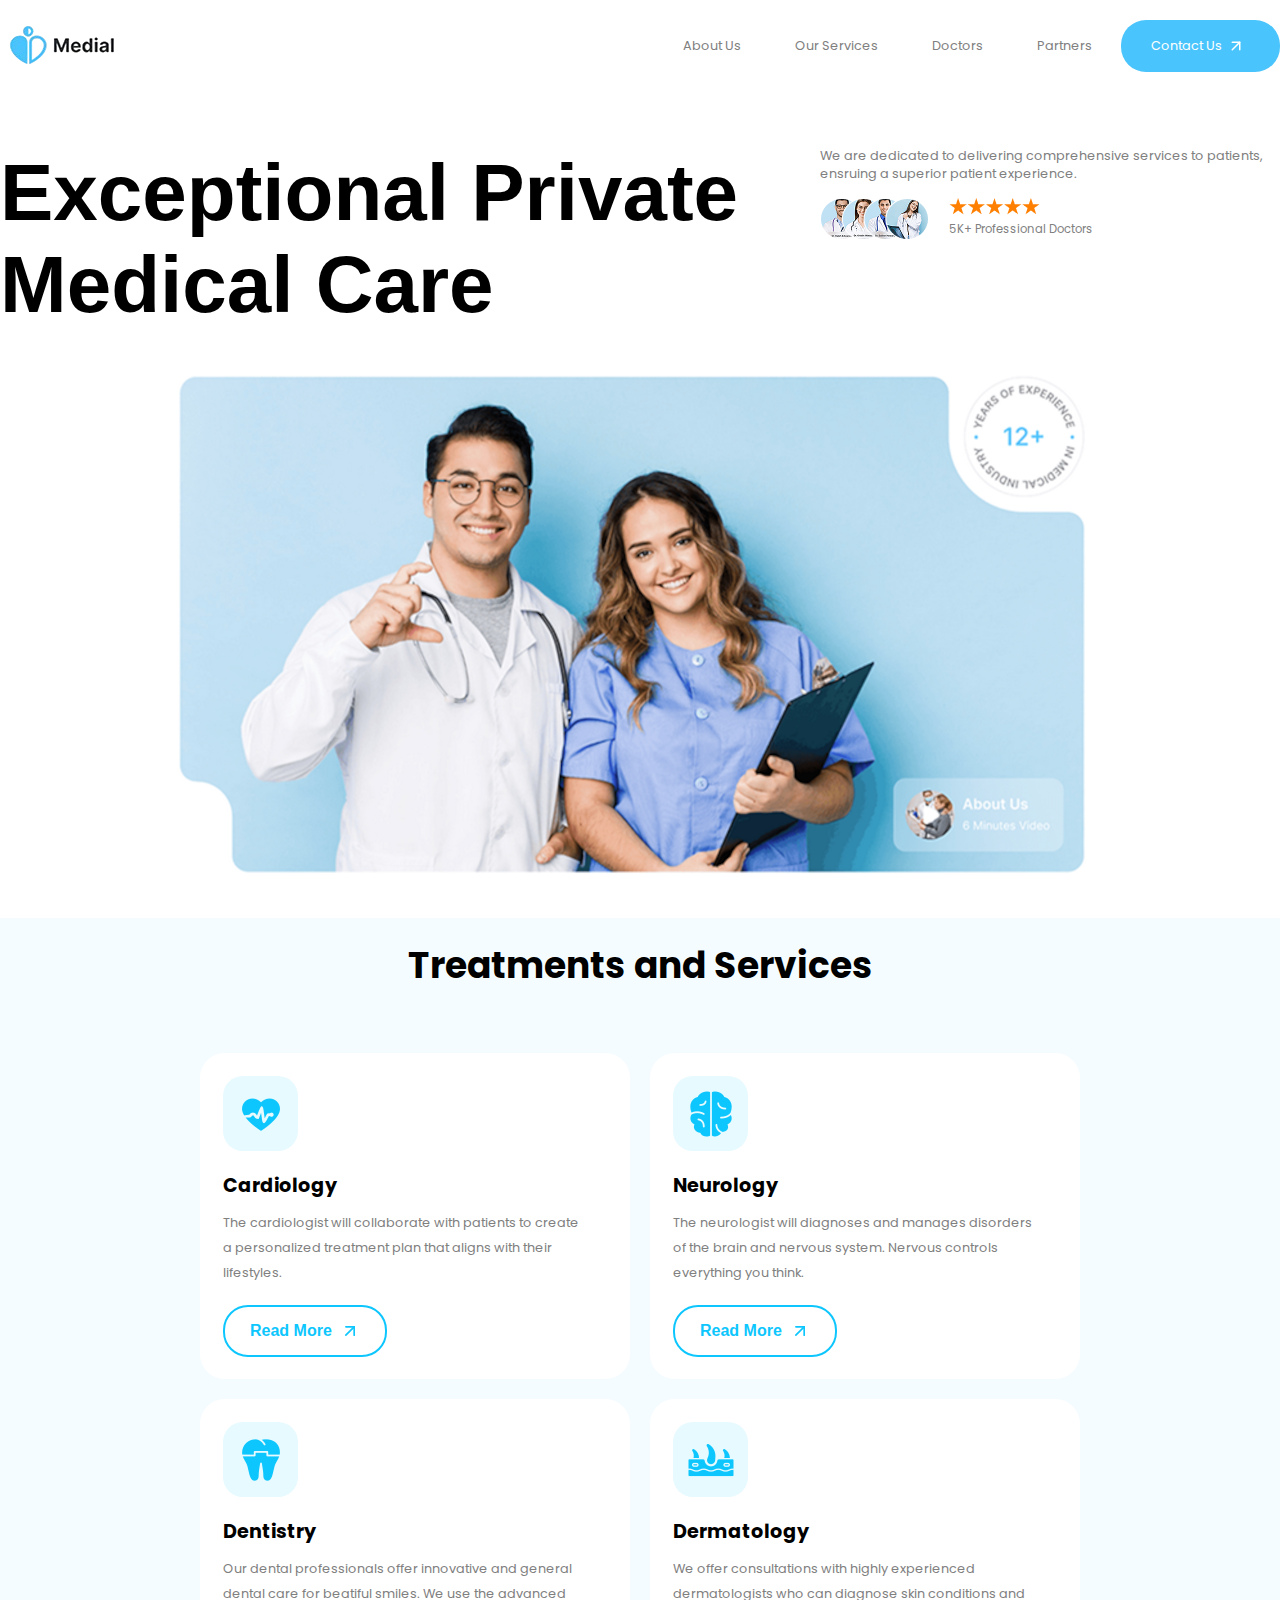
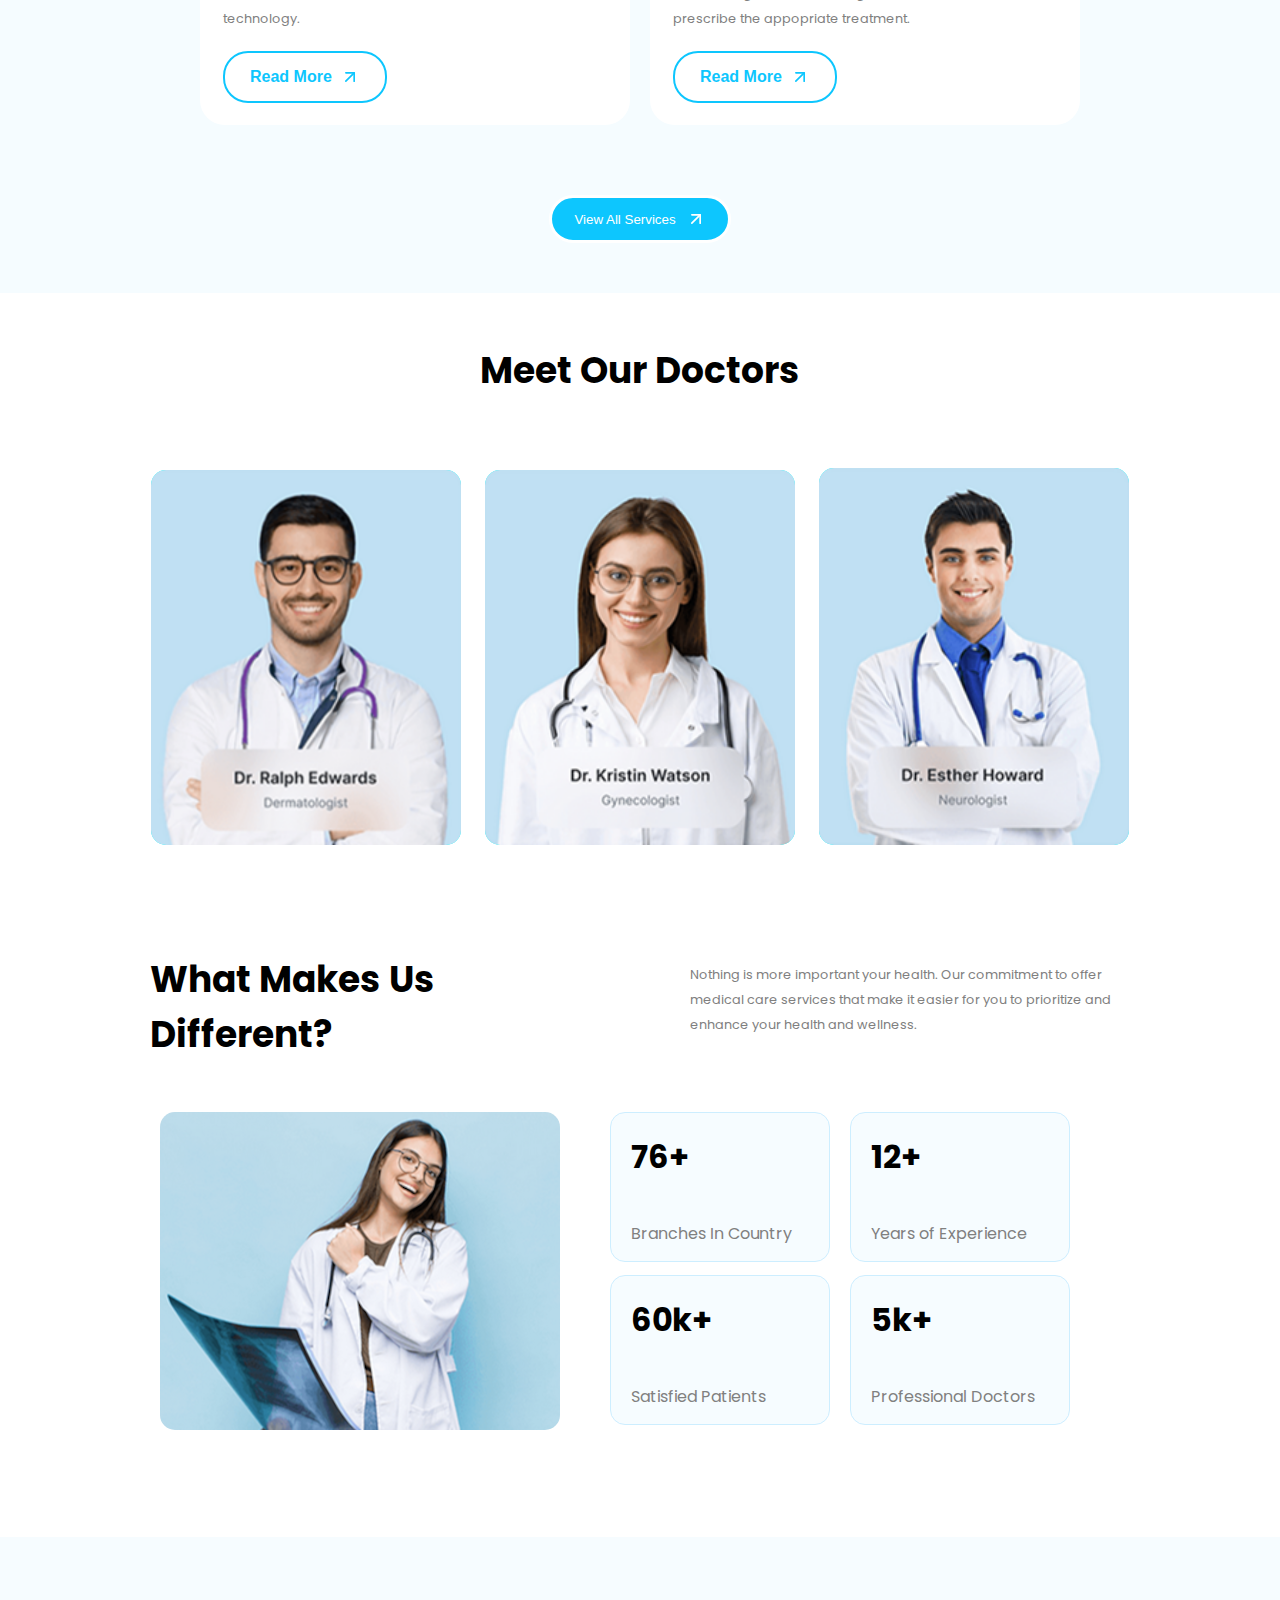
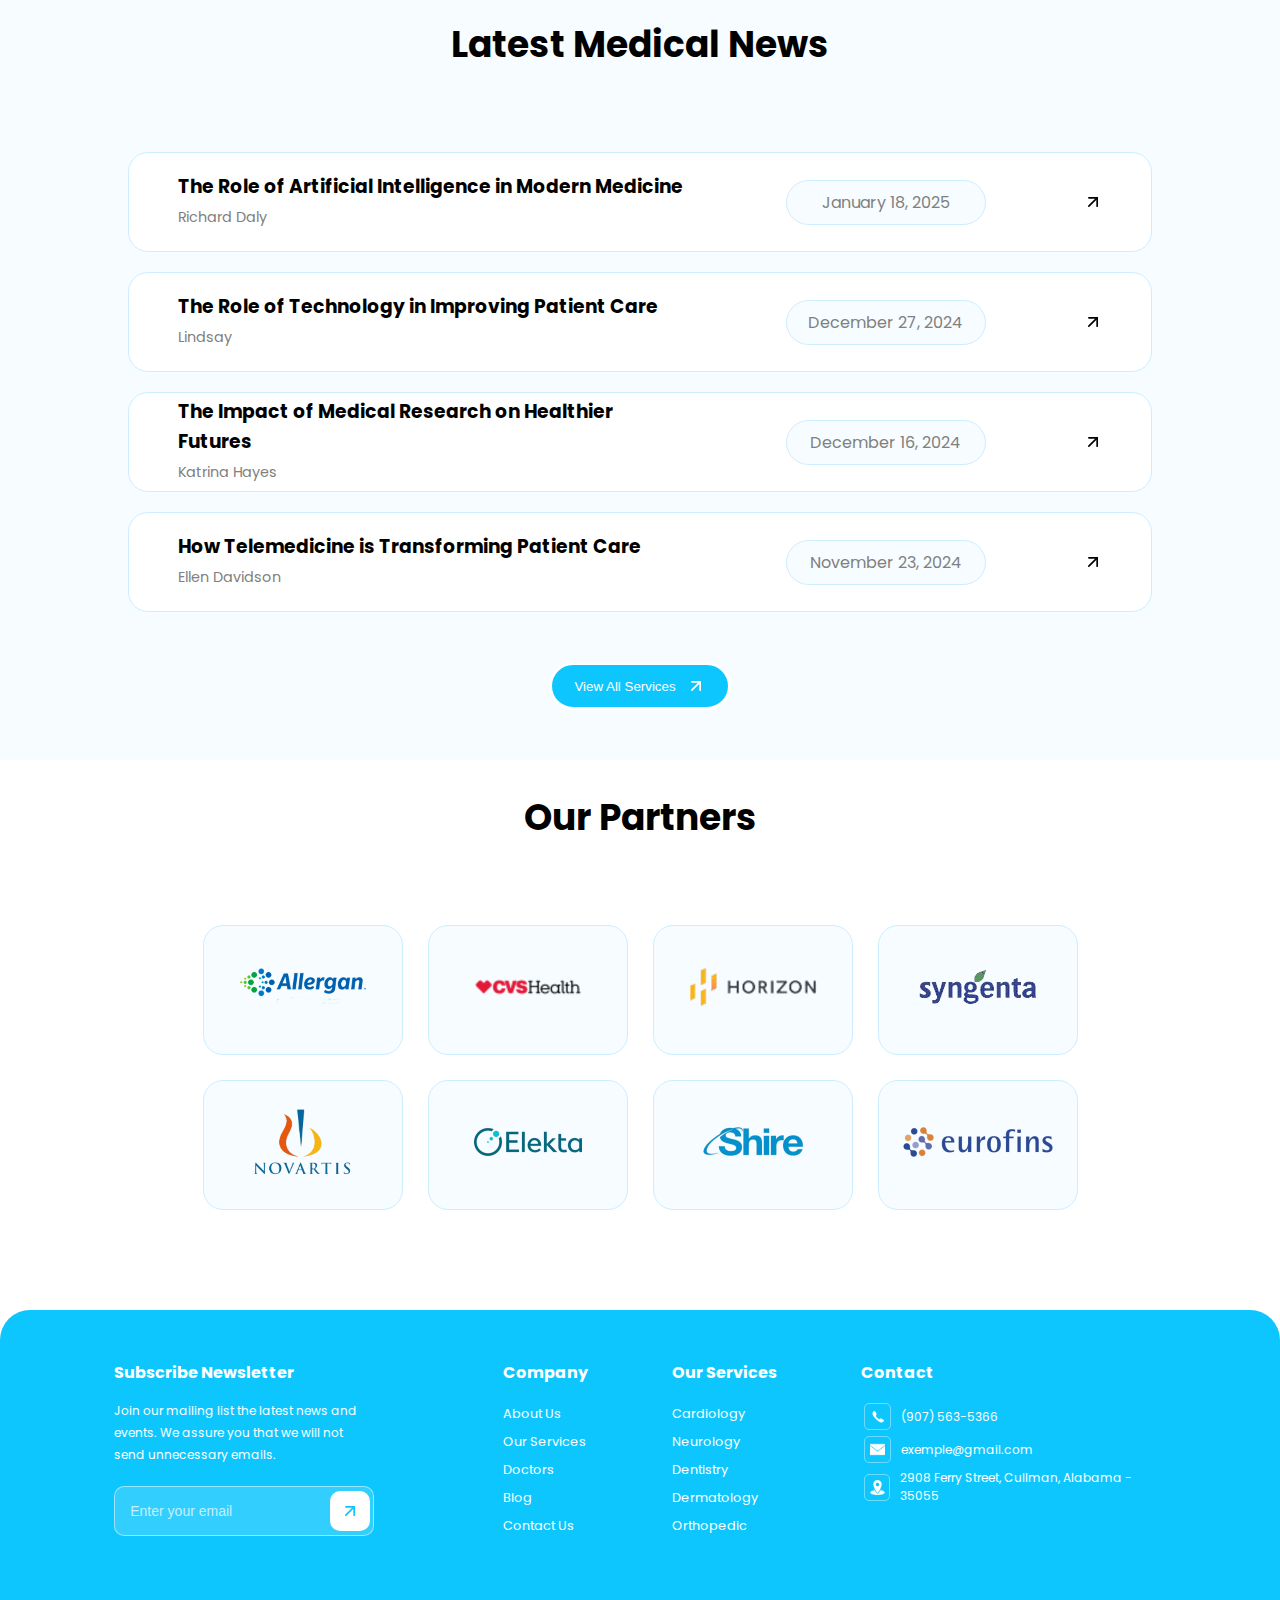
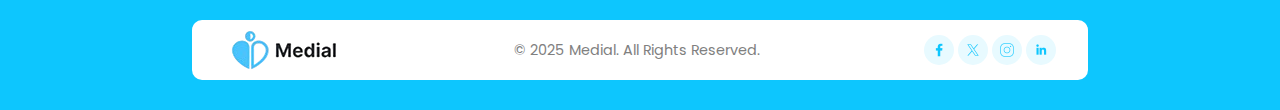
<file: index.html>
<!DOCTYPE html>
<html lang="pt-br">

<head>
    <meta charset="UTF-8">
    <meta name="viewport" content="width=device-width, initial-scale=1.0">
    <title>Desafio</title>
    <link rel="stylesheet" href="style.css/header.css">
    <link rel="stylesheet" href="style.css/main.css">
    <link rel="stylesheet" href="style.css/footer.css">

    <link href="https://fonts.googleapis.com/css2?family=Poppins:wght@300;400;500;600;700&display=swap"
        rel="stylesheet">

</head>

<body>

    <header>
        <div>
            <img src="imagens/header-logo.png" alt="Imagem do cabeçalho">
        </div>
        <div>
            <nav>
                <li type="none"><a href="#about-us">About Us</a></li>
                <li type="none"><a href="#service">Our Services</a></li>
                <li type="none"><a href="#h2principal-section3">Doctors</a></li>
                <li type="none"><a href="#partners">Partners</a></li>
                <li type="none"><a href="#contact" id="contato">Contact Us <img class="arrow"
                            src="imagens/arrow-whit.svg" alt="arrow"></a></li>
            </nav>
        </div>
    </header>

    <main>
        <!--SECTION1-->
        <section class="conteiner-section1">
            <div>
                <div class="itens-section1">
                    <div class="h1-exceptional">
                        <h1>Exceptional Private Medical Care</h1>
                    </div>
                    <div class="parte1-exceptional">
                        <p class="p-section1">We are dedicated to delivering comprehensive services to patients,
                            ensruing a superior
                            patient
                            experience.</p>

                        <div class="parte2-exceptional">
                            <div>
                                <img src="imagens/Group 1 (1).png" alt="imagens">
                            </div>
                            <div id="img-avaliacao">
                                <img src="imagens/5estrela.png" alt="Imagem avaliação">
                                <p>5K+ Professional Doctors</p>
                            </div>
                        </div>
                    </div>
                </div>
                <div id="foto-main-exceptional">
                    <img src="imagens/img-principal.png" alt="Foto principal exceptional">
                </div>
            </div>
        </section>

        <!--SECTION2-->
        <section class="conteiner-section2">
            <div id="service" class="h2-section2">
                <h2>
                    Treatments and Services
                </h2>
            </div>

            <section class="grid-conteiner-section2">
                <article class="grid-items-section2">
                    <div class="div-items">
                        <div class="div-icon">
                            <img src="imagens/cardiologia.png" alt="cardiologia">
                        </div>
                        <h3 class="h3-section2">
                            Cardiology
                        </h3>
                        <p class="p-section2">
                            The cardiologist will collaborate with patients to create a personalized treatment plan that
                            aligns with their lifestyles.
                        </p>

                        <button type="button" class="btn-section2">
                            <strong class="text-section2">Read More</strong>
                            <svg id="img-section4" xmlns="http://www.w3.org/2000/svg" width="20" height="24"
                                viewBox="0 0 24 24" fill="none" stroke="currentColor" stroke-width="2"
                                stroke-linecap="round" stroke-linejoin="round">
                                <line x1="7" y1="17" x2="17" y2="7"></line>
                                <polyline points="7 7 17 7 17 17"></polyline>
                            </svg>
                        </button>
                    </div>
                </article>

                <article class="grid-items-section2">
                    <div class="div-items">
                        <div class="div-icon">
                            <img src="imagens/neurologia.png" alt="neurologia">
                        </div>
                        <h3 class="h3-section2">
                            Neurology
                        </h3>
                        <p class="p-section2">
                            The neurologist will diagnoses and manages disorders of the brain and nervous system.
                            Nervous controls everything you think.
                        </p>
                        <button type="button" class="btn-section2">
                            <strong class="text-section2">Read More</strong>
                            <svg id="img-section4" xmlns="http://www.w3.org/2000/svg" width="20" height="24"
                                viewBox="0 0 24 24" fill="none" stroke="currentColor" stroke-width="2"
                                stroke-linecap="round" stroke-linejoin="round">
                                <line x1="7" y1="17" x2="17" y2="7"></line>
                                <polyline points="7 7 17 7 17 17"></polyline>
                            </svg>
                        </button>
                    </div>
                </article>

                <article class="grid-items-section2">
                    <div class="div-items">
                        <div class="div-icon">
                            <img src="imagens/dentista.png" alt="dentista">
                        </div>
                        <h3 class="h3-section2">
                            Dentistry
                        </h3>
                        <p class="p-section2">
                            Our dental professionals offer innovative and general dental care for beatiful smiles. We
                            use the advanced technology.
                        </p>
                        <button type="button" class="btn-section2">
                            <strong class="text-section2">Read More</strong>
                            <svg id="img-section4" xmlns="http://www.w3.org/2000/svg" width="20" height="24"
                                viewBox="0 0 24 24" fill="none" stroke="currentColor" stroke-width="2"
                                stroke-linecap="round" stroke-linejoin="round">
                                <line x1="7" y1="17" x2="17" y2="7"></line>
                                <polyline points="7 7 17 7 17 17"></polyline>
                            </svg>
                        </button>
                    </div>
                </article>

                <article class="grid-items-section2">
                    <div class="div-items">
                        <div class="div-icon">
                            <img src="imagens/dermatologista.png" alt="dermatologista">
                        </div>
                        <h3 class="h3-section2">
                            Dermatology
                        </h3>
                        <p class="p-section2">
                            We offer consultations with highly experienced dermatologists who can diagnose skin
                            conditions and prescribe the appopriate treatment.
                        </p>
                        <button type="button" class="btn-section2">
                            <strong class="text-section2">Read More</strong>
                            <svg id="img-section4" xmlns="http://www.w3.org/2000/svg" width="20" height="24"
                                viewBox="0 0 24 24" fill="none" stroke="currentColor" stroke-width="2"
                                stroke-linecap="round" stroke-linejoin="round">
                                <line x1="7" y1="17" x2="17" y2="7"></line>
                                <polyline points="7 7 17 7 17 17"></polyline>
                            </svg>
                        </button>
                    </div>
                </article>
            </section>

            <div class="btn-conteiner" type="button">
                <button class="btn-view">
                    View All Services <img src="imagens/arrow-whit.svg" alt="arrow">
                </button>
            </div>
        </section>

        <!--SECTION 3-->
        <section>
            <div id="h2principal-section3">
                <h2>Meet Our Doctors</h2>
            </div>


            <div class="img-conteiner">
                <div class="img-items">
                    <img src="imagens/img1-section3.png" alt="img1">
                    <img src="imagens/img2-section3.png" alt="img2">
                    <img src="imagens/img3-section3.png" alt="img3">
                </div>
            </div>

            <div>
                <div class="div-conteiner">
                    <div id="h2-section3">
                        <h2 id="about-us">What Makes Us Different?</h2>
                    </div>
                    <p id="p-section3">Nothing is more important your health. Our commitment to offer medical care
                        services that make it easier for you to prioritize and enhance your health and wellness.</p>
                </div>
            </div>

            <div class="div-conteiner-section3">
                <div>
                    <div><img id="img4" src="imagens/img4-section3.png" alt="Imagem 4 da section 3"></div>
                </div>
                <div class="grid-conteiner-section3">
                    <div class="grid-items-section3">
                        <h3 class="h3-section3">76+</h3>
                        <p class="p-section3-p2">Branches In Country</p>
                    </div>
                    <div class="grid-items-section3">
                        <h3 class="h3-section3">12+</h3>
                        <p class="p-section3-p2">Years of Experience</p>
                    </div>

                    <div class="grid-items-section3">
                        <h3 class="h3-section3">60k+</h3>
                        <p class="p-section3-p2">Satisfied Patients</p>
                    </div>

                    <div class="grid-items-section3">
                        <h3 class="h3-section3">5k+</h3>
                        <p class="p-section3-p2">Professional Doctors</p>
                    </div>
                </div>
            </div>
        </section>

        <!--SECTION4-->
        <section class="section4">
            <div class="h2-section4">
                <h2>Latest Medical News</h2>
            </div>

            <div class="conteiner-section4">
                <div class="conteiner-items-section4">
                    <div class="text-content">
                        <h3>The Role of Artificial Intelligence in Modern Medicine</h3>
                        <p>Richard Daly</p>
                    </div>
                    <div class="data-content">
                        <p>January 18, 2025</p>
                    </div>
                    <svg id="img-section4" xmlns="http://www.w3.org/2000/svg" width="20" height="24" viewBox="0 0 24 24"
                        fill="none" stroke="currentColor" stroke-width="2" stroke-linecap="round"
                        stroke-linejoin="round">
                        <line x1="7" y1="17" x2="17" y2="7"></line>
                        <polyline points="7 7 17 7 17 17"></polyline>
                    </svg>
                </div>

                <div class="conteiner-items-section4">
                    <div class="text-content">
                        <h3>The Role of Technology in Improving Patient Care</h3>
                        <p>Lindsay</p>
                    </div>
                    <div class="data-content">
                        <p>December 27, 2024</p>
                    </div>
                    <svg id="img-section4" xmlns="http://www.w3.org/2000/svg" width="20" height="24" viewBox="0 0 24 24"
                        fill="none" stroke="currentColor" stroke-width="2" stroke-linecap="round"
                        stroke-linejoin="round">
                        <line x1="7" y1="17" x2="17" y2="7"></line>
                        <polyline points="7 7 17 7 17 17"></polyline>
                    </svg>
                </div>

                <div class="conteiner-items-section4">
                    <div class="text-content">
                        <h3>The Impact of Medical Research on Healthier Futures</h3>
                        <p>Katrina Hayes</p>
                    </div>
                    <div class="data-content">
                        <p>December 16, 2024</p>
                    </div>
                    <svg id="img-section4" xmlns="http://www.w3.org/2000/svg" width="20" height="24" viewBox="0 0 24 24"
                        fill="none" stroke="currentColor" stroke-width="2" stroke-linecap="round"
                        stroke-linejoin="round">
                        <line x1="7" y1="17" x2="17" y2="7"></line>
                        <polyline points="7 7 17 7 17 17"></polyline>
                    </svg>
                </div>

                <div class="conteiner-items-section4">
                    <div class="text-content">
                        <h3>How Telemedicine is Transforming Patient Care</h3>
                        <p>Ellen Davidson</p>
                    </div>
                    <div class="data-content">
                        <p>November 23, 2024</p>
                    </div>
                    <svg id="img-section4" xmlns="http://www.w3.org/2000/svg" width="20" height="24" viewBox="0 0 24 24"
                        fill="none" stroke="currentColor" stroke-width="2" stroke-linecap="round"
                        stroke-linejoin="round">
                        <line x1="7" y1="17" x2="17" y2="7"></line>
                        <polyline points="7 7 17 7 17 17"></polyline>
                    </svg>
                </div>

                <div class="btn-conteiner" type="button">
                    <button class="btn-view">
                        View All Services <img src="imagens/arrow-whit.svg" alt="arrow">
                    </button>
                </div>
            </div>
        </section>

        <!--SECTION5-->
        <section>
            <div class="h2-section5">
                <h2 id="partners">Our Partners</h2>
            </div>

            <div class="grid-conteiner-section5">
                <div class="grid-items-section5">
                    <div><img src="imagens/empresas/Allergan-Logo.png" alt="allergan-logo"></div>
                </div>

                <div class="grid-items-section5">
                    <div><img src="imagens/empresas/cvshealth-logo.png" alt="cvshealth-logo"></div>
                </div>

                <div class="grid-items-section5">
                    <div><img src="imagens/empresas/horizon-logo.png" alt="horizon"></div>
                </div>

                <div class="grid-items-section5">
                    <div><img src="imagens/empresas/syngenta-logo.png" alt="syngenta-logo"></div>
                </div>

                <div class="grid-items-section5">
                    <div><img src="imagens/empresas/novartis-logo.png" alt="norvatis-logo"></div>
                </div>

                <div class="grid-items-section5">
                    <div><img src="imagens/empresas/elekta-logo.png" alt="elekta-logo"></div>
                </div>

                <div class="grid-items-section5">
                    <div><img src="imagens/empresas/shire-logo.png" alt="shire-logo"></div>
                </div>

                <div class="grid-items-section5">
                    <div><img src="imagens/empresas/eurofins-logo.png" alt="eurofins-logo"></div>
                </div>
            </div>
        </section>
    </main>

    <footer id="footer">
        <div class="conteiner-items-footer">
            <div class="items-subscribe">
                <h4>Subscribe Newsletter</h4>
                <p>Join our mailing list the latest news and<br> events. We assure you that we will not<br> send
                    unnecessary emails.
                </p>
                <div class="email-container">
                    <input class="email-input" type="email" placeholder="Enter your email">
                    <button class="submit-btn"><img src="imagens/arrow-blue.svg" alt="arrow"></button>
                </div>

            </div>

            <div class="items-company">
                <h4>Company</h4>
                <ul>
                    <li>About Us</li>
                    <li> Our Services</li>
                    <li>Doctors</li>
                    <li>Blog</li>
                    <li>Contact Us</li>
                </ul>
            </div>

            <div class="items-services">
                <h4>Our Services</h4>
                <ul>
                    <li>Cardiology</li>
                    <li>Neurology</li>
                    <li>Dentistry</li>
                    <li>Dermatology</li>
                    <li>Orthopedic</li>
                </ul>
            </div>

            <div id="contact" class="conteiner-contact">
                <h4>Contact</h4>
                <div class="items-contact">
                    <div class="sla">
                        <div class="div-img-footer"><img src="imagens/telefone.png" alt="telefone"></div><span
                            class="span-contact">(907) 563-5366</span>
                    </div>

                    <div class="sla">
                        <div class="div-img-footer"><img id="email" src="imagens/email.png" alt="email"></div>
                        <span class="span-contact">exemple@gmail.com</span>
                    </div>

                    <div class="sla">
                        <div class="div-img-footer"><img id="localizacao" src="imagens/lozalizacao.png"
                                alt="lozalizacao">
                        </div>
                        <span class="span-contact"> 2908 Ferry Street, Cullman, Alabama - 35055</span>
                    </div>
                </div>
            </div>
        </div>

        <div class="text-content-footer">
            <img id="logo-rodape" src="imagens/header-logo.png" alt="Imagem do rodapé">
            <div class="span">
                <span>&copy; 2025 Medial. All Rights Reserved.</span>
            </div>

            <div class="conteiner-img">
                <div class="div-img"><img class="img-footer" src="imagens/facebook.png" alt="imagem facebook"></div>
                <div class="div-img"><img class="img-footer" src="imagens/twitter.png" alt="imagem twitter"></div>
                <div class="div-img"><img class="img-footer" src="imagens/instagram.png" alt="imagem instagram"></div>
                <div class="div-img"><img class="img-footer" src="imagens/linkdein.png" alt="imagem do linkdein"></div>
            </div>

        </div>



    </footer>

</body>

</html>
</file>
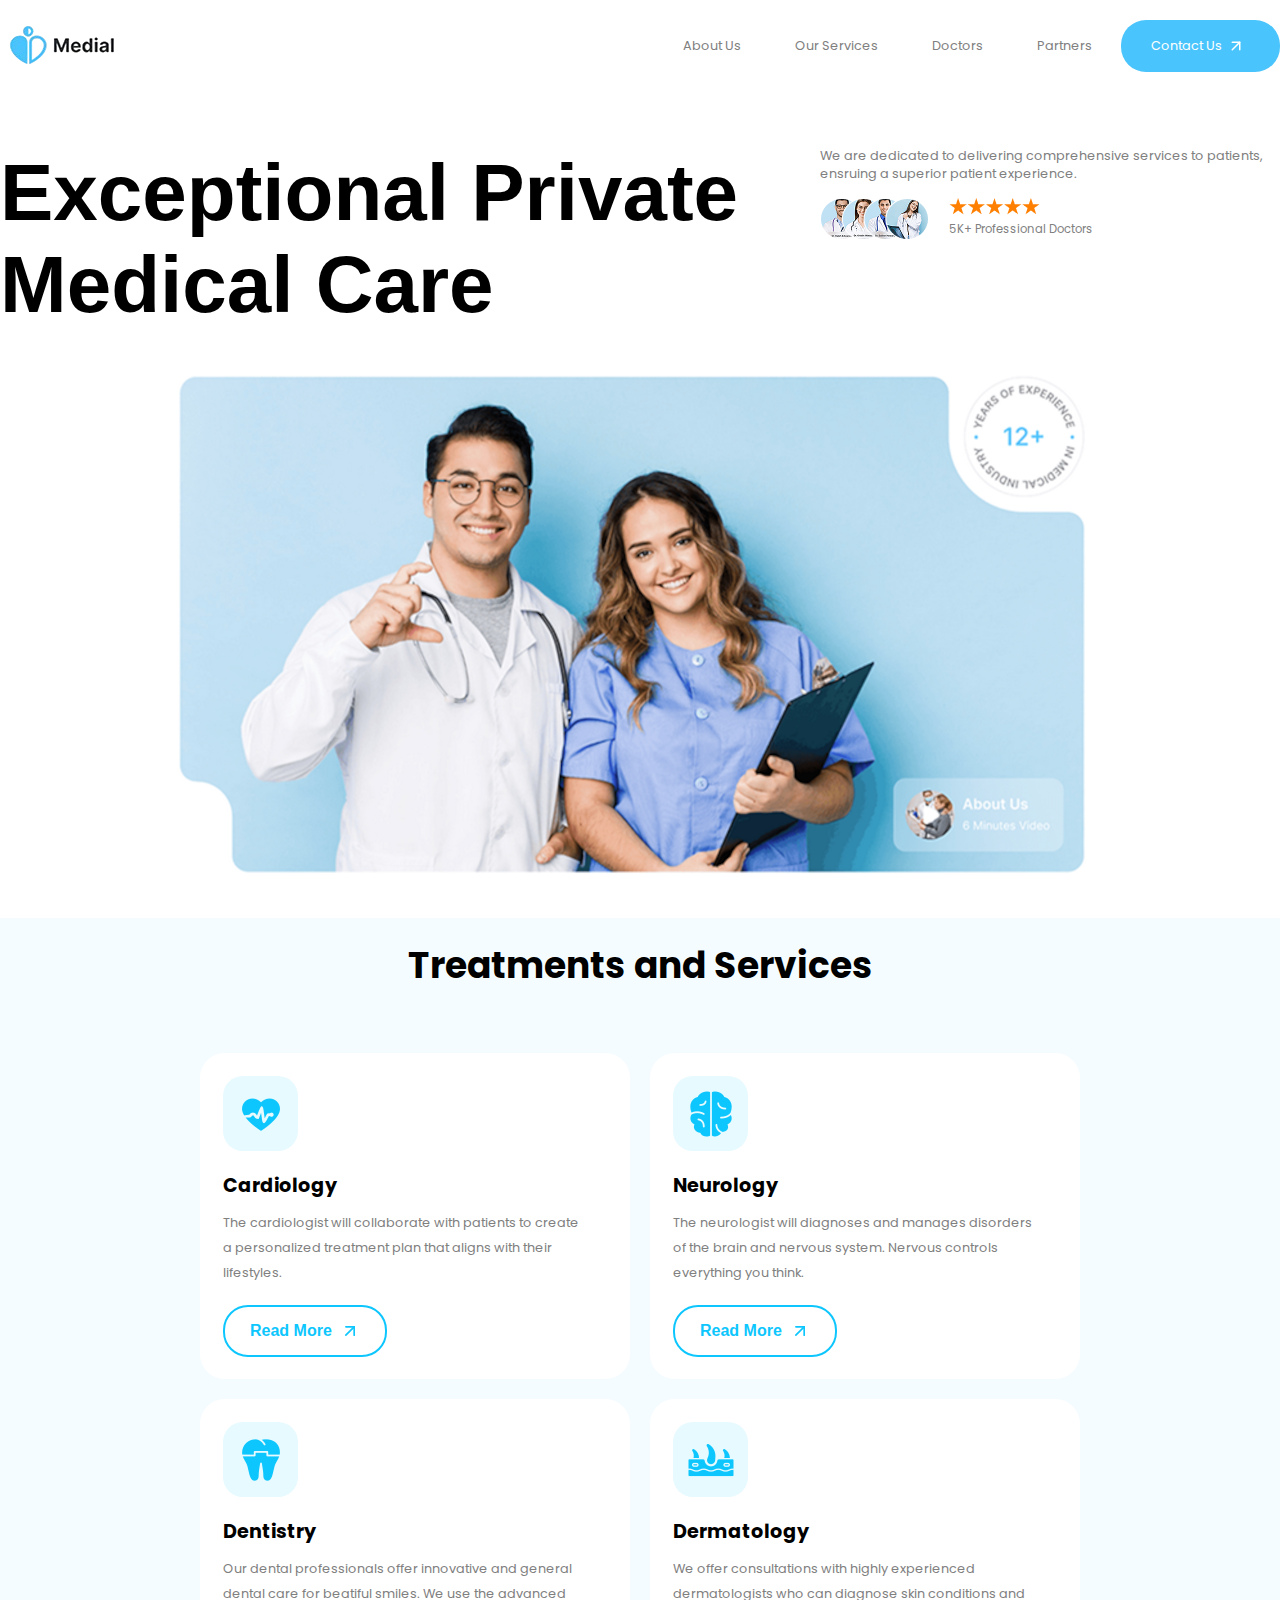
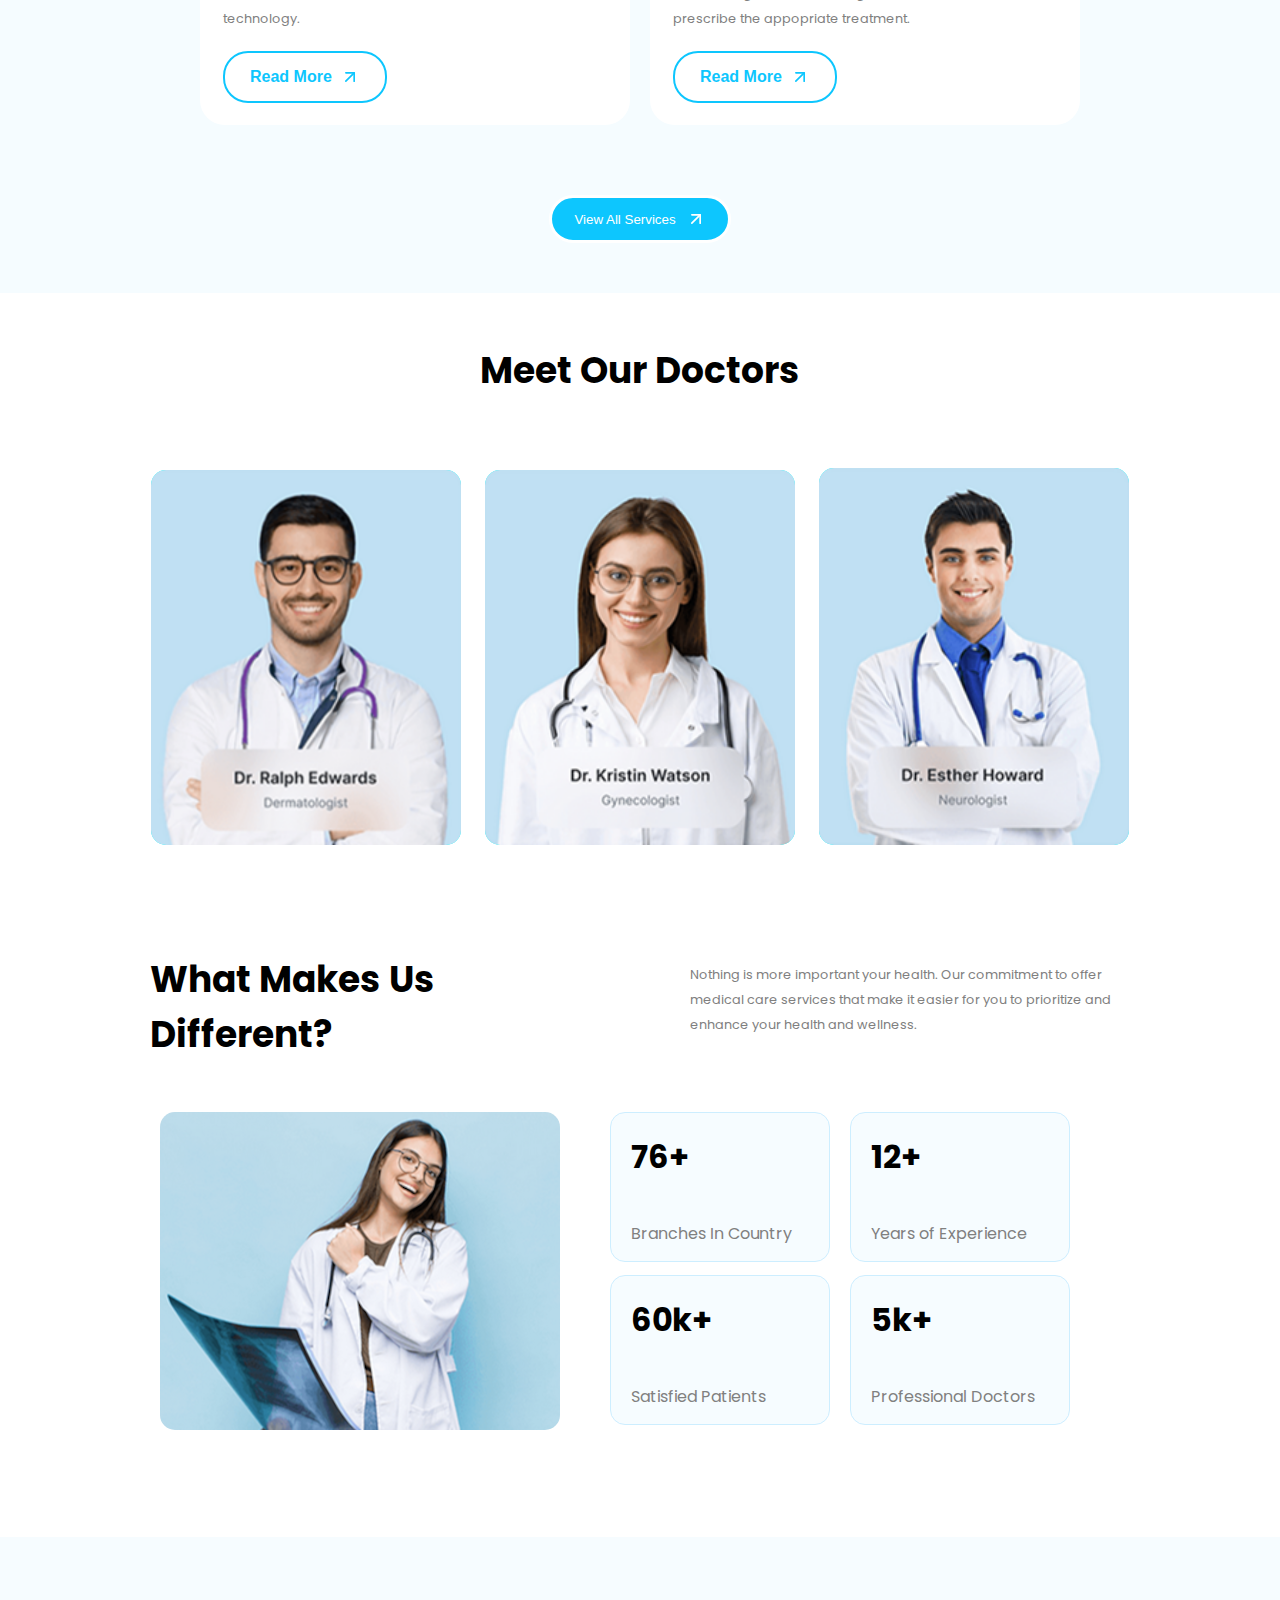
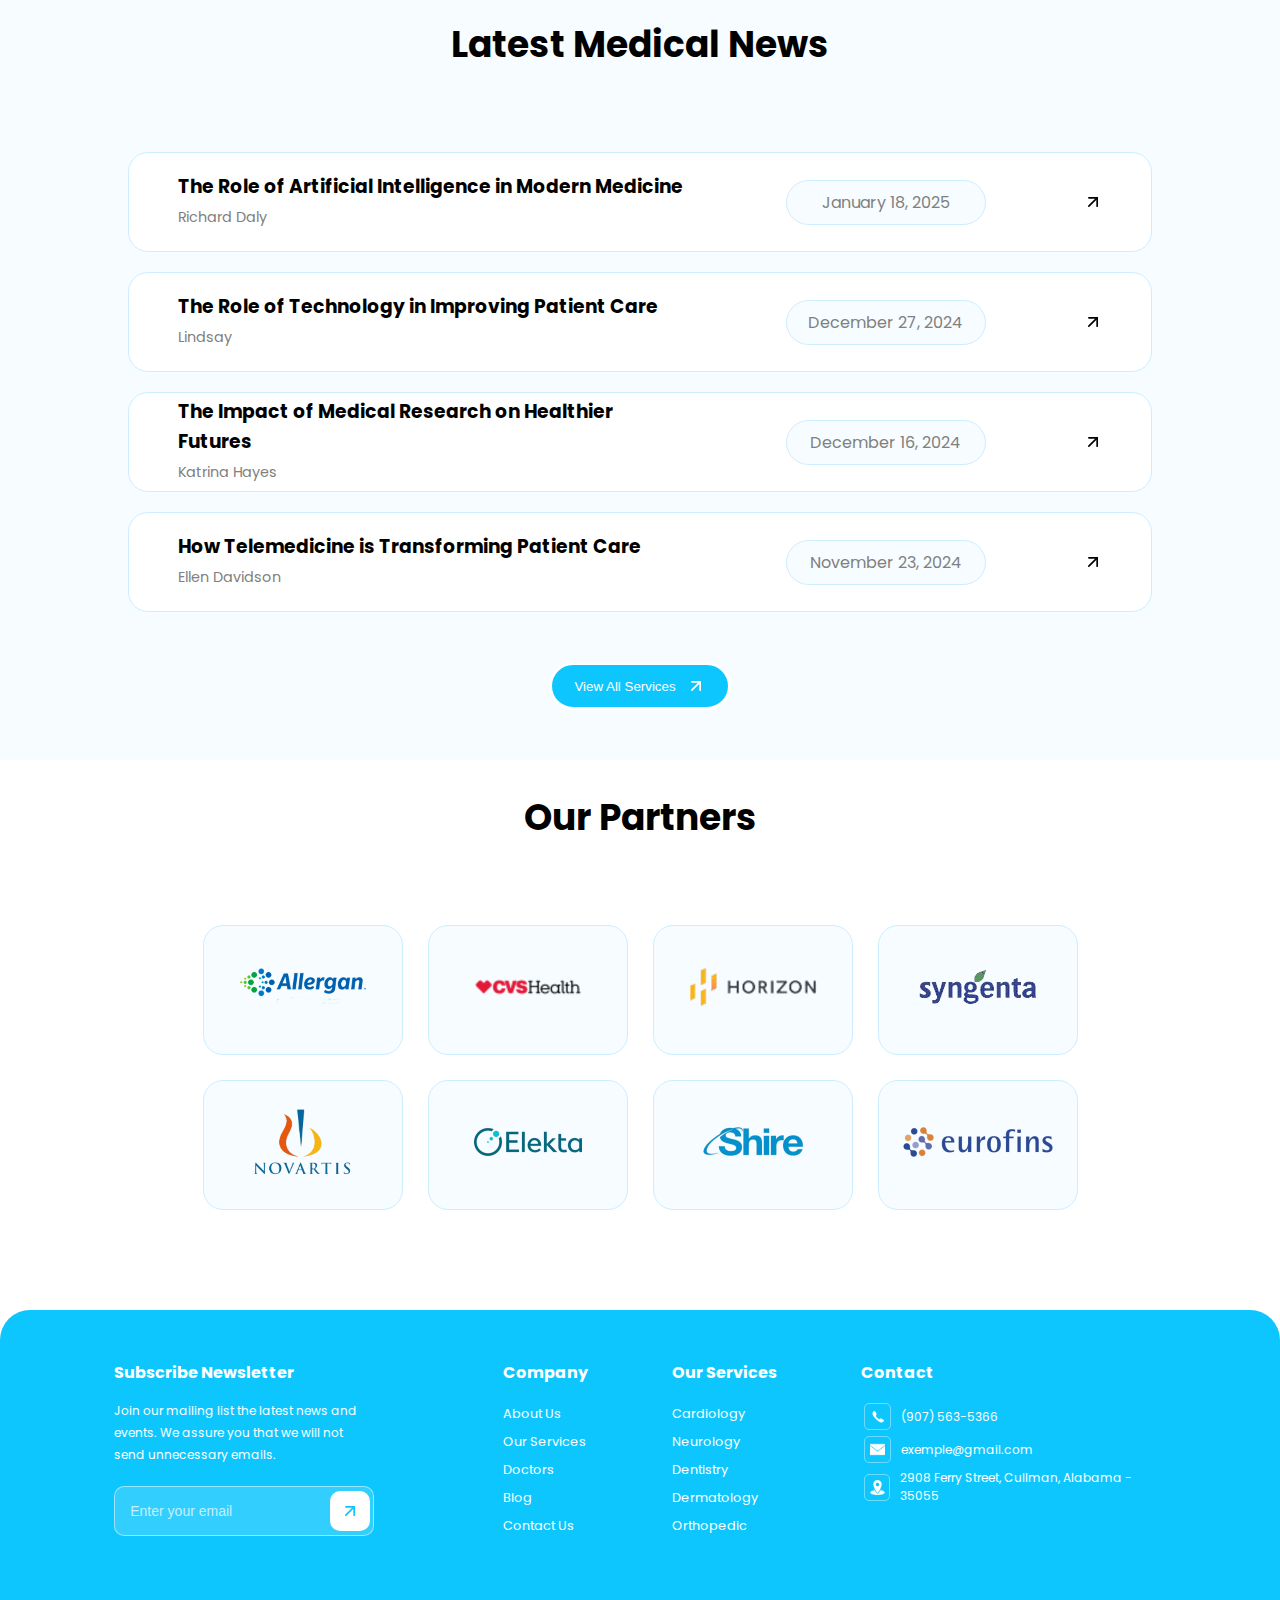
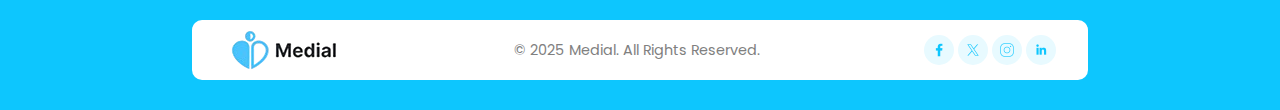
<file: desafio.html>
<!DOCTYPE html>
<html lang="pt-br">

<head>
    <meta charset="UTF-8">
    <meta name="viewport" content="width=device-width, initial-scale=1.0">
    <title>Desafio</title>
    <link rel="stylesheet" href="style.css/header.css">
    <link rel="stylesheet" href="style.css/main.css">
    <link rel="stylesheet" href="style.css/footer.css">

    <link href="https://fonts.googleapis.com/css2?family=Poppins:wght@300;400;500;600;700&display=swap"
        rel="stylesheet">

</head>

<body>

    <header>
        <div>
            <img src="imagens/header-logo.png" alt="Imagem do cabeçalho">
        </div>
        <div>
            <nav>
                <li type="none"><a href="#about-us">About Us</a></li>
                <li type="none"><a href="#service">Our Services</a></li>
                <li type="none"><a href="#h2principal-section3">Doctors</a></li>
                <li type="none"><a href="#partners">Partners</a></li>
                <li type="none"><a href="#contact" id="contato">Contact Us <img class="arrow"
                            src="imagens/arrow-whit.svg" alt="arrow"></a></li>
            </nav>
        </div>
    </header>

    <main>
        <!--SECTION1-->
        <section class="conteiner-section1">
            <div>
                <div class="itens-section1">
                    <div class="h1-exceptional">
                        <h1>Exceptional Private Medical Care</h1>
                    </div>
                    <div class="parte1-exceptional">
                        <p class="p-section1">We are dedicated to delivering comprehensive services to patients,
                            ensruing a superior
                            patient
                            experience.</p>

                        <div class="parte2-exceptional">
                            <div>
                                <img src="imagens/Group 1 (1).png" alt="imagens">
                            </div>
                            <div id="img-avaliacao">
                                <img src="imagens/5estrela.png" alt="Imagem avaliação">
                                <p>5K+ Professional Doctors</p>
                            </div>
                        </div>
                    </div>
                </div>
                <div id="foto-main-exceptional">
                    <img src="imagens/img-principal.png" alt="Foto principal exceptional">
                </div>
            </div>
        </section>

        <!--SECTION2-->
        <section class="conteiner-section2">
            <div id="service" class="h2-section2">
                <h2>
                    Treatments and Services
                </h2>
            </div>

            <section class="grid-conteiner-section2">
                <article class="grid-items-section2">
                    <div class="div-items">
                        <div class="div-icon">
                            <img src="imagens/cardiologia.png" alt="cardiologia">
                        </div>
                        <h3 class="h3-section2">
                            Cardiology
                        </h3>
                        <p class="p-section2">
                            The cardiologist will collaborate with patients to create a personalized treatment plan that
                            aligns with their lifestyles.
                        </p>

                        <button type="button" class="btn-section2">
                            <strong class="text-section2">Read More</strong>
                            <svg id="img-section4" xmlns="http://www.w3.org/2000/svg" width="20" height="24"
                                viewBox="0 0 24 24" fill="none" stroke="currentColor" stroke-width="2"
                                stroke-linecap="round" stroke-linejoin="round">
                                <line x1="7" y1="17" x2="17" y2="7"></line>
                                <polyline points="7 7 17 7 17 17"></polyline>
                            </svg>
                        </button>
                    </div>
                </article>

                <article class="grid-items-section2">
                    <div class="div-items">
                        <div class="div-icon">
                            <img src="imagens/neurologia.png" alt="neurologia">
                        </div>
                        <h3 class="h3-section2">
                            Neurology
                        </h3>
                        <p class="p-section2">
                            The neurologist will diagnoses and manages disorders of the brain and nervous system.
                            Nervous controls everything you think.
                        </p>
                        <button type="button" class="btn-section2">
                            <strong class="text-section2">Read More</strong>
                            <svg id="img-section4" xmlns="http://www.w3.org/2000/svg" width="20" height="24"
                                viewBox="0 0 24 24" fill="none" stroke="currentColor" stroke-width="2"
                                stroke-linecap="round" stroke-linejoin="round">
                                <line x1="7" y1="17" x2="17" y2="7"></line>
                                <polyline points="7 7 17 7 17 17"></polyline>
                            </svg>
                        </button>
                    </div>
                </article>

                <article class="grid-items-section2">
                    <div class="div-items">
                        <div class="div-icon">
                            <img src="imagens/dentista.png" alt="dentista">
                        </div>
                        <h3 class="h3-section2">
                            Dentistry
                        </h3>
                        <p class="p-section2">
                            Our dental professionals offer innovative and general dental care for beatiful smiles. We
                            use the advanced technology.
                        </p>
                        <button type="button" class="btn-section2">
                            <strong class="text-section2">Read More</strong>
                            <svg id="img-section4" xmlns="http://www.w3.org/2000/svg" width="20" height="24"
                                viewBox="0 0 24 24" fill="none" stroke="currentColor" stroke-width="2"
                                stroke-linecap="round" stroke-linejoin="round">
                                <line x1="7" y1="17" x2="17" y2="7"></line>
                                <polyline points="7 7 17 7 17 17"></polyline>
                            </svg>
                        </button>
                    </div>
                </article>

                <article class="grid-items-section2">
                    <div class="div-items">
                        <div class="div-icon">
                            <img src="imagens/dermatologista.png" alt="dermatologista">
                        </div>
                        <h3 class="h3-section2">
                            Dermatology
                        </h3>
                        <p class="p-section2">
                            We offer consultations with highly experienced dermatologists who can diagnose skin
                            conditions and prescribe the appopriate treatment.
                        </p>
                        <button type="button" class="btn-section2">
                            <strong class="text-section2">Read More</strong>
                            <svg id="img-section4" xmlns="http://www.w3.org/2000/svg" width="20" height="24"
                                viewBox="0 0 24 24" fill="none" stroke="currentColor" stroke-width="2"
                                stroke-linecap="round" stroke-linejoin="round">
                                <line x1="7" y1="17" x2="17" y2="7"></line>
                                <polyline points="7 7 17 7 17 17"></polyline>
                            </svg>
                        </button>
                    </div>
                </article>
            </section>

            <div class="btn-conteiner" type="button">
                <button class="btn-view">
                    View All Services <img src="imagens/arrow-whit.svg" alt="arrow">
                </button>
            </div>
        </section>

        <!--SECTION 3-->
        <section>
            <div id="h2principal-section3">
                <h2>Meet Our Doctors</h2>
            </div>


            <div class="img-conteiner">
                <div class="img-items">
                    <img src="imagens/img1-section3.png" alt="img1">
                    <img src="imagens/img2-section3.png" alt="img2">
                    <img src="imagens/img3-section3.png" alt="img3">
                </div>
            </div>

            <div>
                <div class="div-conteiner">
                    <div id="h2-section3">
                        <h2 id="about-us">What Makes Us Different?</h2>
                    </div>
                    <p id="p-section3">Nothing is more important your health. Our commitment to offer medical care
                        services that make it easier for you to prioritize and enhance your health and wellness.</p>
                </div>
            </div>

            <div class="div-conteiner-section3">
                <div>
                    <div><img id="img4" src="imagens/img4-section3.png" alt="Imagem 4 da section 3"></div>
                </div>
                <div class="grid-conteiner-section3">
                    <div class="grid-items-section3">
                        <h3 class="h3-section3">76+</h3>
                        <p class="p-section3-p2">Branches In Country</p>
                    </div>
                    <div class="grid-items-section3">
                        <h3 class="h3-section3">12+</h3>
                        <p class="p-section3-p2">Years of Experience</p>
                    </div>

                    <div class="grid-items-section3">
                        <h3 class="h3-section3">60k+</h3>
                        <p class="p-section3-p2">Satisfied Patients</p>
                    </div>

                    <div class="grid-items-section3">
                        <h3 class="h3-section3">5k+</h3>
                        <p class="p-section3-p2">Professional Doctors</p>
                    </div>
                </div>
            </div>
        </section>

        <!--SECTION4-->
        <section class="section4">
            <div class="h2-section4">
                <h2>Latest Medical News</h2>
            </div>

            <div class="conteiner-section4">
                <div class="conteiner-items-section4">
                    <div class="text-content">
                        <h3>The Role of Artificial Intelligence in Modern Medicine</h3>
                        <p>Richard Daly</p>
                    </div>
                    <div class="data-content">
                        <p>January 18, 2025</p>
                    </div>
                    <svg id="img-section4" xmlns="http://www.w3.org/2000/svg" width="20" height="24" viewBox="0 0 24 24"
                        fill="none" stroke="currentColor" stroke-width="2" stroke-linecap="round"
                        stroke-linejoin="round">
                        <line x1="7" y1="17" x2="17" y2="7"></line>
                        <polyline points="7 7 17 7 17 17"></polyline>
                    </svg>
                </div>

                <div class="conteiner-items-section4">
                    <div class="text-content">
                        <h3>The Role of Technology in Improving Patient Care</h3>
                        <p>Lindsay</p>
                    </div>
                    <div class="data-content">
                        <p>December 27, 2024</p>
                    </div>
                    <svg id="img-section4" xmlns="http://www.w3.org/2000/svg" width="20" height="24" viewBox="0 0 24 24"
                        fill="none" stroke="currentColor" stroke-width="2" stroke-linecap="round"
                        stroke-linejoin="round">
                        <line x1="7" y1="17" x2="17" y2="7"></line>
                        <polyline points="7 7 17 7 17 17"></polyline>
                    </svg>
                </div>

                <div class="conteiner-items-section4">
                    <div class="text-content">
                        <h3>The Impact of Medical Research on Healthier Futures</h3>
                        <p>Katrina Hayes</p>
                    </div>
                    <div class="data-content">
                        <p>December 16, 2024</p>
                    </div>
                    <svg id="img-section4" xmlns="http://www.w3.org/2000/svg" width="20" height="24" viewBox="0 0 24 24"
                        fill="none" stroke="currentColor" stroke-width="2" stroke-linecap="round"
                        stroke-linejoin="round">
                        <line x1="7" y1="17" x2="17" y2="7"></line>
                        <polyline points="7 7 17 7 17 17"></polyline>
                    </svg>
                </div>

                <div class="conteiner-items-section4">
                    <div class="text-content">
                        <h3>How Telemedicine is Transforming Patient Care</h3>
                        <p>Ellen Davidson</p>
                    </div>
                    <div class="data-content">
                        <p>November 23, 2024</p>
                    </div>
                    <svg id="img-section4" xmlns="http://www.w3.org/2000/svg" width="20" height="24" viewBox="0 0 24 24"
                        fill="none" stroke="currentColor" stroke-width="2" stroke-linecap="round"
                        stroke-linejoin="round">
                        <line x1="7" y1="17" x2="17" y2="7"></line>
                        <polyline points="7 7 17 7 17 17"></polyline>
                    </svg>
                </div>

                <div class="btn-conteiner" type="button">
                    <button class="btn-view">
                        View All Services <img src="imagens/arrow-whit.svg" alt="arrow">
                    </button>
                </div>
            </div>
        </section>

        <!--SECTION5-->
        <section>
            <div class="h2-section5">
                <h2 id="partners">Our Partners</h2>
            </div>

            <div class="grid-conteiner-section5">
                <div class="grid-items-section5">
                    <div><img src="imagens/empresas/Allergan-Logo.png" alt="allergan-logo"></div>
                </div>

                <div class="grid-items-section5">
                    <div><img src="imagens/empresas/cvshealth-logo.png" alt="cvshealth-logo"></div>
                </div>

                <div class="grid-items-section5">
                    <div><img src="imagens/empresas/horizon-logo.png" alt="horizon"></div>
                </div>

                <div class="grid-items-section5">
                    <div><img src="imagens/empresas/syngenta-logo.png" alt="syngenta-logo"></div>
                </div>

                <div class="grid-items-section5">
                    <div><img src="imagens/empresas/novartis-logo.png" alt="norvatis-logo"></div>
                </div>

                <div class="grid-items-section5">
                    <div><img src="imagens/empresas/elekta-logo.png" alt="elekta-logo"></div>
                </div>

                <div class="grid-items-section5">
                    <div><img src="imagens/empresas/shire-logo.png" alt="shire-logo"></div>
                </div>

                <div class="grid-items-section5">
                    <div><img src="imagens/empresas/eurofins-logo.png" alt="eurofins-logo"></div>
                </div>
            </div>
        </section>
    </main>

    <footer id="footer">
        <div class="conteiner-items-footer">
            <div class="items-subscribe">
                <h4>Subscribe Newsletter</h4>
                <p>Join our mailing list the latest news and<br> events. We assure you that we will not<br> send
                    unnecessary emails.
                </p>
                <div class="email-container">
                    <input class="email-input" type="email" placeholder="Enter your email">
                    <button class="submit-btn"><img src="imagens/arrow-blue.svg" alt="arrow"></button>
                </div>

            </div>

            <div class="items-company">
                <h4>Company</h4>
                <ul>
                    <li>About Us</li>
                    <li> Our Services</li>
                    <li>Doctors</li>
                    <li>Blog</li>
                    <li>Contact Us</li>
                </ul>
            </div>

            <div class="items-services">
                <h4>Our Services</h4>
                <ul>
                    <li>Cardiology</li>
                    <li>Neurology</li>
                    <li>Dentistry</li>
                    <li>Dermatology</li>
                    <li>Orthopedic</li>
                </ul>
            </div>

            <div id="contact" class="conteiner-contact">
                <h4>Contact</h4>
                <div class="items-contact">
                    <div class="sla">
                        <div class="div-img-footer"><img src="imagens/telefone.png" alt="telefone"></div><span
                            class="span-contact">(907) 563-5366</span>
                    </div>

                    <div class="sla">
                        <div class="div-img-footer"><img id="email" src="imagens/email.png" alt="email"></div>
                        <span class="span-contact">exemple@gmail.com</span>
                    </div>

                    <div class="sla">
                        <div class="div-img-footer"><img id="localizacao" src="imagens/lozalizacao.png"
                                alt="lozalizacao">
                        </div>
                        <span class="span-contact"> 2908 Ferry Street, Cullman, Alabama - 35055</span>
                    </div>
                </div>
            </div>
        </div>

        <div class="text-content-footer">
            <img id="logo-rodape" src="imagens/header-logo.png" alt="Imagem do rodapé">
            <div class="span">
                <span>&copy; 2025 Medial. All Rights Reserved.</span>
            </div>

            <div class="conteiner-img">
                <div class="div-img"><img class="img-footer" src="imagens/facebook.png" alt="imagem facebook"></div>
                <div class="div-img"><img class="img-footer" src="imagens/twitter.png" alt="imagem twitter"></div>
                <div class="div-img"><img class="img-footer" src="imagens/instagram.png" alt="imagem instagram"></div>
                <div class="div-img"><img class="img-footer" src="imagens/linkdein.png" alt="imagem do linkdein"></div>
            </div>

        </div>



    </footer>

</body>

</html>
</file>
<file: style.css/header.css>
* {
    margin: 0;
    padding: 0;
    box-sizing: border-box;
}

body {
    max-width: 1280px;
    width: 100%;
    background-color: rgb(245 252 255);
    margin: 0 auto;
    font-size: 1em;
    font-family: 'Poppins', sans-serif;
}

header {
    display: flex;
    justify-content: space-between;
    margin-top: 20px;
}

nav ul {
    list-style: none;
    display: flex;
}

nav li {
    display: inline-block;
}

nav a {
    text-decoration: none;
    color: grey;
    padding: 25px;
}

#contato {
    background-color: #4ac4fc;
    padding: 12px 30px;
    border-radius: 25px;
    color: white;
    
    display: flex;
}

.arrow{
    width: 18px;
    margin: 0 5px;
    color: white;
}

#contato:hover {
    translate: 0.5s;
    background-color: black;

    .arrow{
        color:white
    }
}
</file>
<file: style.css/main.css>
* {
    margin: 0;
    padding: 0;
    box-sizing: border-box;
}

body {
    max-width: 1280px;
    width: 100%;
    margin: 0 auto;
    background-color: white;
    font-size: 1em;
    font-family: 'Poppins', sans-serif;
}

/* SECTION 1 */
.conteiner-section1 {
    border-radius: 0 0 20px 20px;
    background-color: white;
}

.itens-section1 {
    margin-top: 70px;
    display: flex;
}

.h1-exceptional {
    font-size: 2.5em;
    font-family: Arial, Helvetica, sans-serif;
}

.parte1-exceptional {
    font-size: 0.8em;
}

.p-section1 {
    color: grey;
}

.parte2-exceptional {
    display: flex;
    margin-top: 15px;
}

#img-avaliacao {
    margin-left: 20px;
    font-size: 0.9em;
}

#img-avaliacao p{
    color: grey;
}

#foto-main-exceptional {
    text-align: center;
    margin-top: 20px;
}

/* SECTION 2 */
.conteiner-section2 {
    background-color: rgb(245 252 255);
}

.h2-section2 {
    padding: 20px;
    margin: 10px;
    font-size: 1.5em;
    text-align: center;
}

.grid-conteiner-section2 {
    display: grid;
    grid-template-columns: 1fr 1fr;
    grid-template-rows: 1fr 1fr;
    gap: 20px;
    margin: 40px 200px;
}

.grid-items-section2 {
    background-color: white;
    border-radius: 25px;
    border: 3px solid white;
    transition: 0.25s;

    display: flex;
    flex-flow: column nowrap;
}

.div-items {
    width: 400px;
    height: 320px;
    padding: 20px;
}

.div-icon {
    width: 75px;
    height: 75px;
    margin: 0 0 20px;
    background-color: rgb(231 250 255);
    border-radius: 20px;

    display: flex;
    justify-content: center;
    align-items: center;
}

.h3-section2 {
    font-size: 1.2em;
}

.p-section2 {
    padding: 10px 0;
    font-size: 0.8em;
    line-height: 25px;
    color: grey;
}

.btn-section2 {
    display: flex;
    align-items: center;
    justify-content: center;
    gap: 8px;
    transition: 0.2s;
    padding: 12px 25px;
    margin-top: 10px;
    background-color: white;
    border: 2px solid #0dc6fe;
    border-radius: 25px;
    color: rgb(13 198 254);
    font-size: 16px;
    cursor: pointer;
}
.grid-items-section2:hover {
    background-color: rgb(13 198 254);
    transition: 0.25s;

    .div-icon {
       background-color: white;
    }

    .h3-section2 {
        color: white;
    }

    .p-section2 {
        color: white;
    }

    .btn-section2 {
        background-color: rgb(13 198 254);
        color: white;
        border: 2px solid white;
        transition: 0.2s;
    }
}

.btn-section2 #img-section4{
    transition: 0.075s;
}

/* BOTÃO FINAL DA SECTION 2 */
.btn-conteiner {
    display: flex;
    justify-content: center;
    align-items: center;
}

.btn-view img{
    margin-left: 10px;
}

.btn-view {
    display: flex;
    align-items: center;
    justify-content: center;

    background-color: rgb(13 198 254);
    color: white;
    border: 3px solid white;
    padding: 11px 22px;
    border-radius: 30px;
    margin: 30px 0 50px 0;
    transition: 0.25s;
    cursor: pointer;
}

.btn-view:hover {
    transition: 0.25s;
    background-color: black;
}

/* SECTION 3 */
#h2principal-section3 {
    text-align: center;
    font-size: 1.5em;
    margin: 50px 0;
}

.img-conteiner {
    display: flex;
    flex-direction: row;
    justify-content: center;
}

.img-items img {
    margin: 20px 10px;
    width: 310px;
    height: auto;
    background-color: aqua;
    border-radius: 15px;
}

.div-conteiner {
    display: flex;
    margin: 80px 100px 50px 100px;
}

#h2-section3 {
    width: 50%;
    font-size: 1.5em;
    margin: 0 50px;
}

#p-section3 {
    width: 50%;
    font-size: 0.8em;
    margin: 10px 50px;
    line-height: 25px;
    color: grey;
}

.div-conteiner-section3 {
    display: flex;
    justify-content: center;
}

#img4 {
    border-radius: 15px;
}

.grid-conteiner-section3 {
    display: grid;
    grid-template-columns: repeat(2, 1fr);
    gap: 0 20px;
    margin: 0 50px;
}

.grid-items-section3 {
    background-color: rgb(246 252 255);
    border: 1px solid rgb(205, 238, 255);
    border-radius: 15px;
    width: 220px;
    height: 150px;
}

.h3-section3 {
    padding: 20px;
    font-size: 2em;
}

.p-section3-p2 {
    padding: 20px;
    color: grey;
}

/* SECTION4 */
.section4 {
    background-color: rgb(246 252 255);
    margin-top: 100px;
}

.h2-section4 {
    font-size: 1.5em;
    text-align: center;
    padding: 80px;
}

.conteiner-section4 {
    display: flex;
    flex-direction: column;
    align-items: center;
    gap: 20px;
}

.conteiner-items-section4 {
    border: 1px solid rgb(205, 238, 255);
    background-color: white;
    border-radius: 20px;
    height: 100px;
    width: 80%;
    transition: 0.25s;

    display: flex;
    justify-content: space-around;
    align-items: center;
}

.text-content {
    display: flex;

    line-height: 30px;
    flex-direction: column;
    width: 50%;
}

.text-content p {
    color: grey;
    font-size: 0.9em;
}

.data-content {
    background-color: rgb(246 252 255);
    border: 1px solid rgb(205, 238, 255);
    border-radius: 30px;
    width: 200px;
    height: 45px;
    color: gray;
    transition: 0.25s;

    display: flex;
    justify-content: center;
    align-items: center;
}

.conteiner-items-section4:hover{
    background-color: rgb(13, 198, 254);
    transition: 0.25s;

    .text-content{
        color: white;
    }

    .text-content p{
        color: white;
    }

    .data-content{
        color: white;
        background-color: rgb(84 203 253);
        transition: 0.25s;
    }

    #img-section4{
        color: white;
        transition: 0.25s;
    }
}

#img-section4{
    transition: 0.25s;
    cursor: pointer;
}

/* SECTION5 */
.h2-section5{
    font-size: 1.5em;
    text-align: center;
    margin: 30px 0 30px 0;
}

.grid-conteiner-section5{
    display: grid;
    grid-template-columns: repeat(4, 200px);
    grid-template-rows: repeat(2, 130px);
    justify-content: center;
    gap: 25px;
    padding: 50px;
    
}

.grid-items-section5{
    background-color: rgb(246 252 255);
    border: 1px solid rgb(205, 238, 255);
    border-radius: 20px;
    transition: 0.25s;

    display: flex;
    justify-content: center;
    align-items: center;
}

.grid-items-section5:hover{
    background-color: rgb(13 198 254);
    transition: 0.25s;
}
</file>
<file: style.css/footer.css>
footer {
    margin-top: 50px;
    background-color: #0dc6fe;
    display: flex;
    flex-direction: column;
    border-radius: 30px 30px 0 0;
}

.conteiner-items-footer {
    display: flex;
    justify-content: space-evenly;
    color: white;
    margin: 50px 30px;
}

footer h4 {
    margin-bottom: 15px;
}

.items-subscribe {
    width: 25%;
}

.items-subscribe p {
    line-height: 22px;
    font-size: 0.75em;
}

.email-container {
    background: rgba(255, 255, 255, 0.15);
    border: 1px solid rgba(255, 255, 255, 0.507);
    border-radius: 10px;
   
    width: 260px;
    height: 50px;
    margin-top: 20px;

    display: flex;
    align-items: center;
    justify-content: space-around;

}

.email-input {
    border: none;
    background: transparent;
    padding: 8px 12px;
    font-size: 14px;
    color: white; 
}

.email-input:focus{
    border: 1px solid rgba(255, 255, 255, 0.507);
    outline: none;
    border-radius: 5px;
}

.email-input::placeholder {
    color: white;
    opacity: 0.7; 
}

.submit-btn {
    background: white;
    border: none;
    border-radius: 10px;
    width: 40px;
    height: 40px;
    cursor: pointer;

    display: flex;
    align-items: center;
    justify-content: center;
}

.submit-btn img {
    width: 20px;
}

li {
    list-style: none;
    font-size: 0.8em;
    line-height: 28px;
}

.conteiner-contact {
    width: 25%;
}

.items-contact {
    display: flex;
    flex-direction: column;
}

.span-contact {
    font-size: 0.75em;
}

.sla {
    display: flex;
    align-items: center;
    gap: 10px;
    margin: 3px;
}

.div-img-footer {
    display: flex;
    align-items: center;
    justify-content: center;

    width: 27px;
    height: 27px;
    border: 1px solid rgba(255, 255, 255, 0.397);
    border-radius: 5px;
}

#email {
    width: 15px;
}

#localizacao {
    width: 15px
}

.text-content-footer {
    background-color: white;
    width: 70%;
    height: 60px;
    border-radius: 10px;

    display: flex;
    justify-content: space-between;
    align-items: center;

    margin: 30px auto;
}

#logo-rodape {
    margin: 0 30px;
}

.span {
    color: grey;
    font-size: 0.9em;
}

.img-footer {
    width: 20px;
}

.conteiner-img {
    display: flex;
    align-items: center;
    justify-content: center;
    margin: 0 30px;
}

.div-img {
    background-color: rgb(232 250 255);
    width: 30px;
    height: 30px;
    border-radius: 50%;
    margin: 2px;

    display: flex;
    align-items: center;
    justify-content: center;
}
</file>
